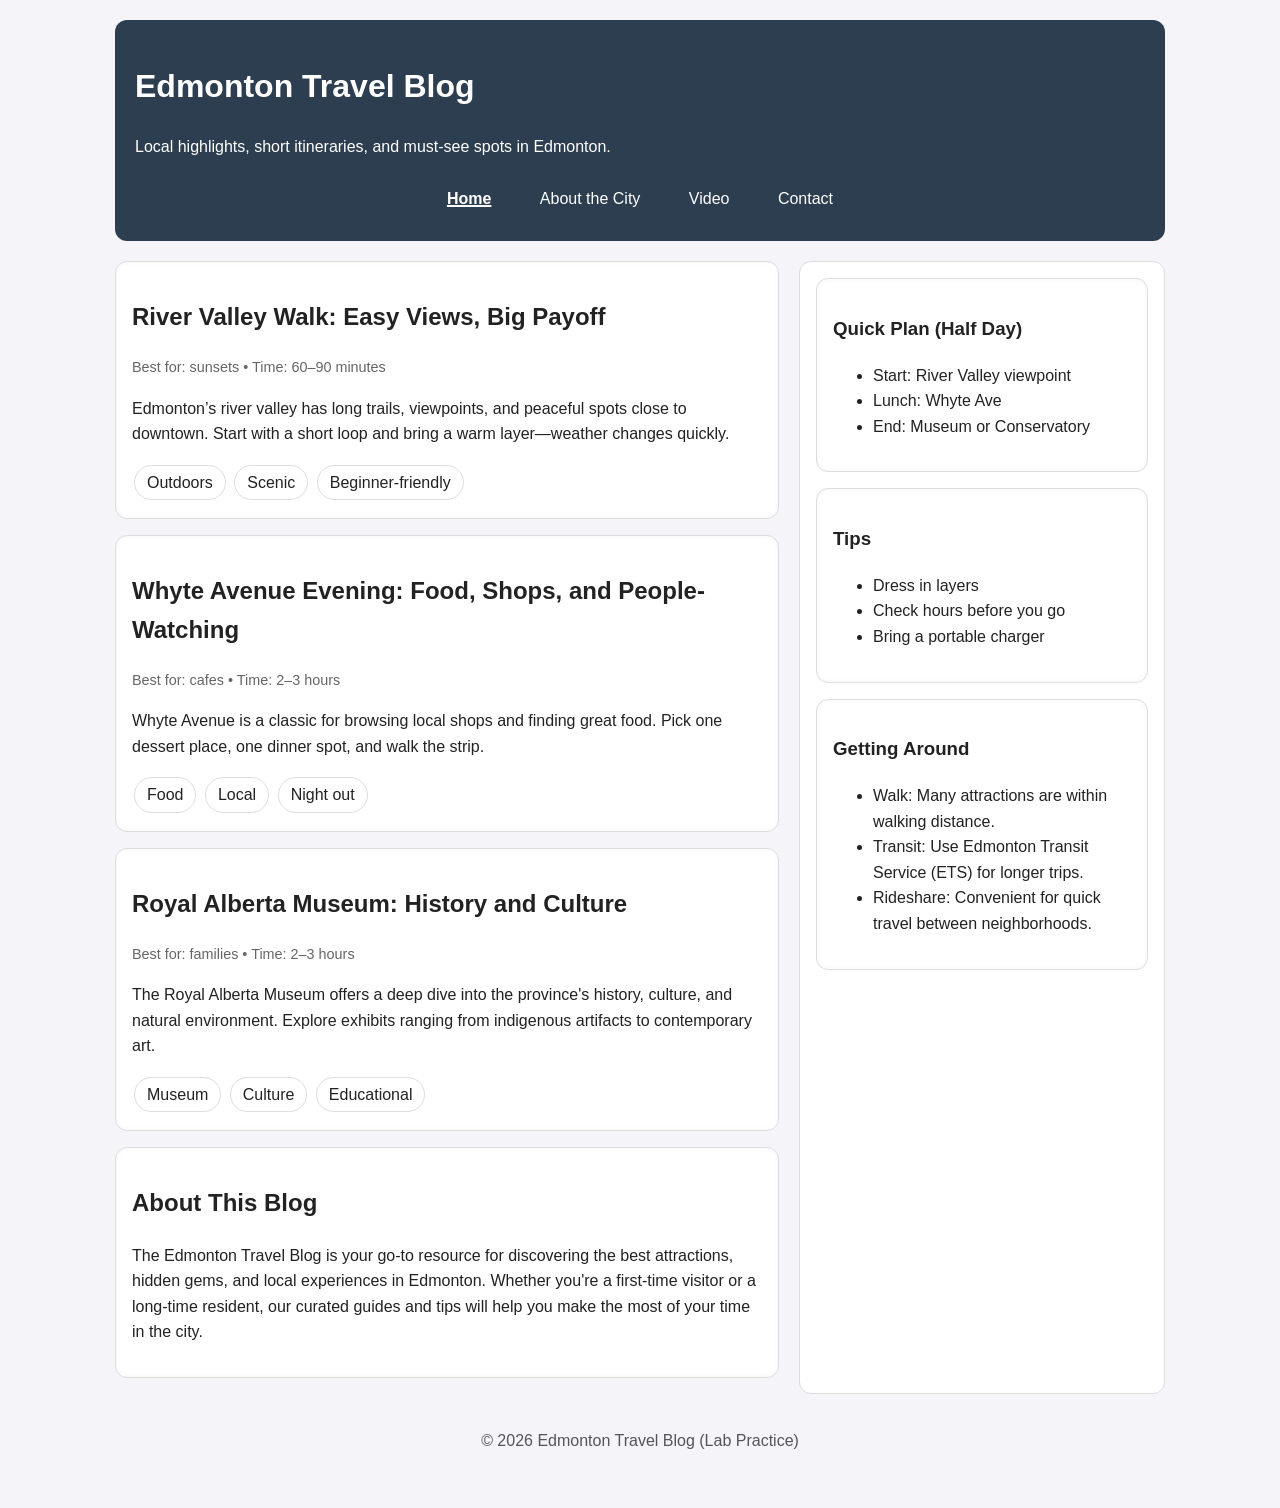
<file: index.html>
<!DOCTYPE html>
<html lang="en">
<head>
    <!-- Character encoding -->
    <meta charset="UTF-8" />
    <!-- Responsive scaling for mobile -->
    <meta name="viewport" content="width=device-width, initial-scale=1" />
    <title>Edmonton Travel Blog | Home</title>
    <!-- All pages share ONE stylesheet -->
    <link rel="stylesheet" href="style.css" />
 </head>
<body>
        <!-- Container centers the site and controls max-width -->
    <div class="container">
        <header class="site-header">
            <h1>Edmonton Travel Blog</h1>
            <p>Local highlights, short itineraries, and must-see spots in Edmonton.</p>
            <!-- Navigation is a list; CSS will turn it into a nav bar -->
            <nav class="site-nav">
                <ul>
                    <li><a class="active" href="index.html">Home</a></li>
                    <li><a href="city.html">About the City</a></li>
                    <li><a href="video.html">Video</a></li>
                    <li><a href="contact.html">Contact</a></li>
                </ul>
            </nav>
        </header>
        <!-- Two-column layout: main content + sidebar -->
        <main class="layout">

            <section class="main">
                <article class="card">
                    <h2>River Valley Walk: Easy Views, Big Payoff</h2>
                    <div class="meta">Best for: sunsets • Time: 60–90 minutes</div>
                    <p>
                        Edmonton’s river valley has long trails, viewpoints, and peaceful spots
                        close to downtown. Start with a short loop and bring a warm layer—weather
                        changes quickly.
                    </p>
                    <div class="tags">
                        <span class="tag">Outdoors</span>
                        <span class="tag">Scenic</span>
                        <span class="tag">Beginner-friendly</span>
                    </div>
                </article>
                <article class="card">
                    <h2>Whyte Avenue Evening: Food, Shops, and People-Watching</h2>
                    <div class="meta">Best for: cafes • Time: 2–3 hours</div>
                    <p>
                        Whyte Avenue is a classic for browsing local shops and finding great food.
                        Pick one dessert place, one dinner spot, and walk the strip.
                    </p>
                    <div class="tags">
                        <span class="tag">Food</span>
                        <span class="tag">Local</span>
                        <span class="tag">Night out</span>
                    </div>
                </article>
                <!-- TODO (HTML #1):
                Add ONE more blog post as <article class="card"> with:
                - a place in Edmonton (example: Muttart Conservatory, Fort Edmonton Park,
                Royal Alberta Museum)
                - a <div class="meta"> line
                - at least TWO <span class="tag"> tags DONE
                -->
                <!-- TODO (HTML #2):
                Add another card at the bottom:
                - heading and 2–3 sentences describing what the blog is about DONE
                -->
                <article class="card">
                    <h2>Royal Alberta Museum: History and Culture</h2>
                    <div class="meta">Best for: families • Time: 2–3 hours</div>
                    <p>
                        The Royal Alberta Museum offers a deep dive into the province's history,
                        culture, and natural environment. Explore exhibits ranging from indigenous
                        artifacts to contemporary art.
                    </p>
                    <div class="tags">
                        <span class="tag">Museum</span>
                        <span class="tag">Culture</span>
                        <span class="tag">Educational</span>
                    </div>
                </article>
                <article class="card">
                    <h2>About This Blog</h2>
                    <p>
                        The Edmonton Travel Blog is your go-to resource for discovering the best
                        attractions, hidden gems, and local experiences in Edmonton. Whether you're
                        a first-time visitor or a long-time resident, our curated guides and tips
                        will help you make the most of your time in the city.
                    </p>
            </section>

            <aside class="sidebar">
                <div class="card">
                    <h3>Quick Plan (Half Day)</h3>
                    <ul>
                        <li>Start: River Valley viewpoint</li>
                        <li>Lunch: Whyte Ave</li>
                        <li>End: Museum or Conservatory</li>
                    </ul>
                </div>
                <div class="card">
                    <h3>Tips</h3>
                    <ul>
                        <li>Dress in layers</li>
                        <li>Check hours before you go</li>
                        <li>Bring a portable charger</li>
                    </ul>
                </div>
                <!-- TODO (HTML #3):
                Add one more sidebar card:
                - Title: Getting Around
                - List with 2/3 items (walk, transit, rideshare, etc.) DONE
                -->
                <div class="card">
                    <h3>Getting Around</h3>
                    <ul>
                        <li>Walk: Many attractions are within walking distance.</li>
                        <li>Transit: Use Edmonton Transit Service (ETS) for longer trips.</li>
                        <li>Rideshare: Convenient for quick travel between neighborhoods.</li>
                    </ul>
            </aside>

        </main>

        <footer class="site-footer">
            <p>&copy; 2026 Edmonton Travel Blog (Lab Practice)</p>
        </footer>
    </div>
</body>
</html>
</file>
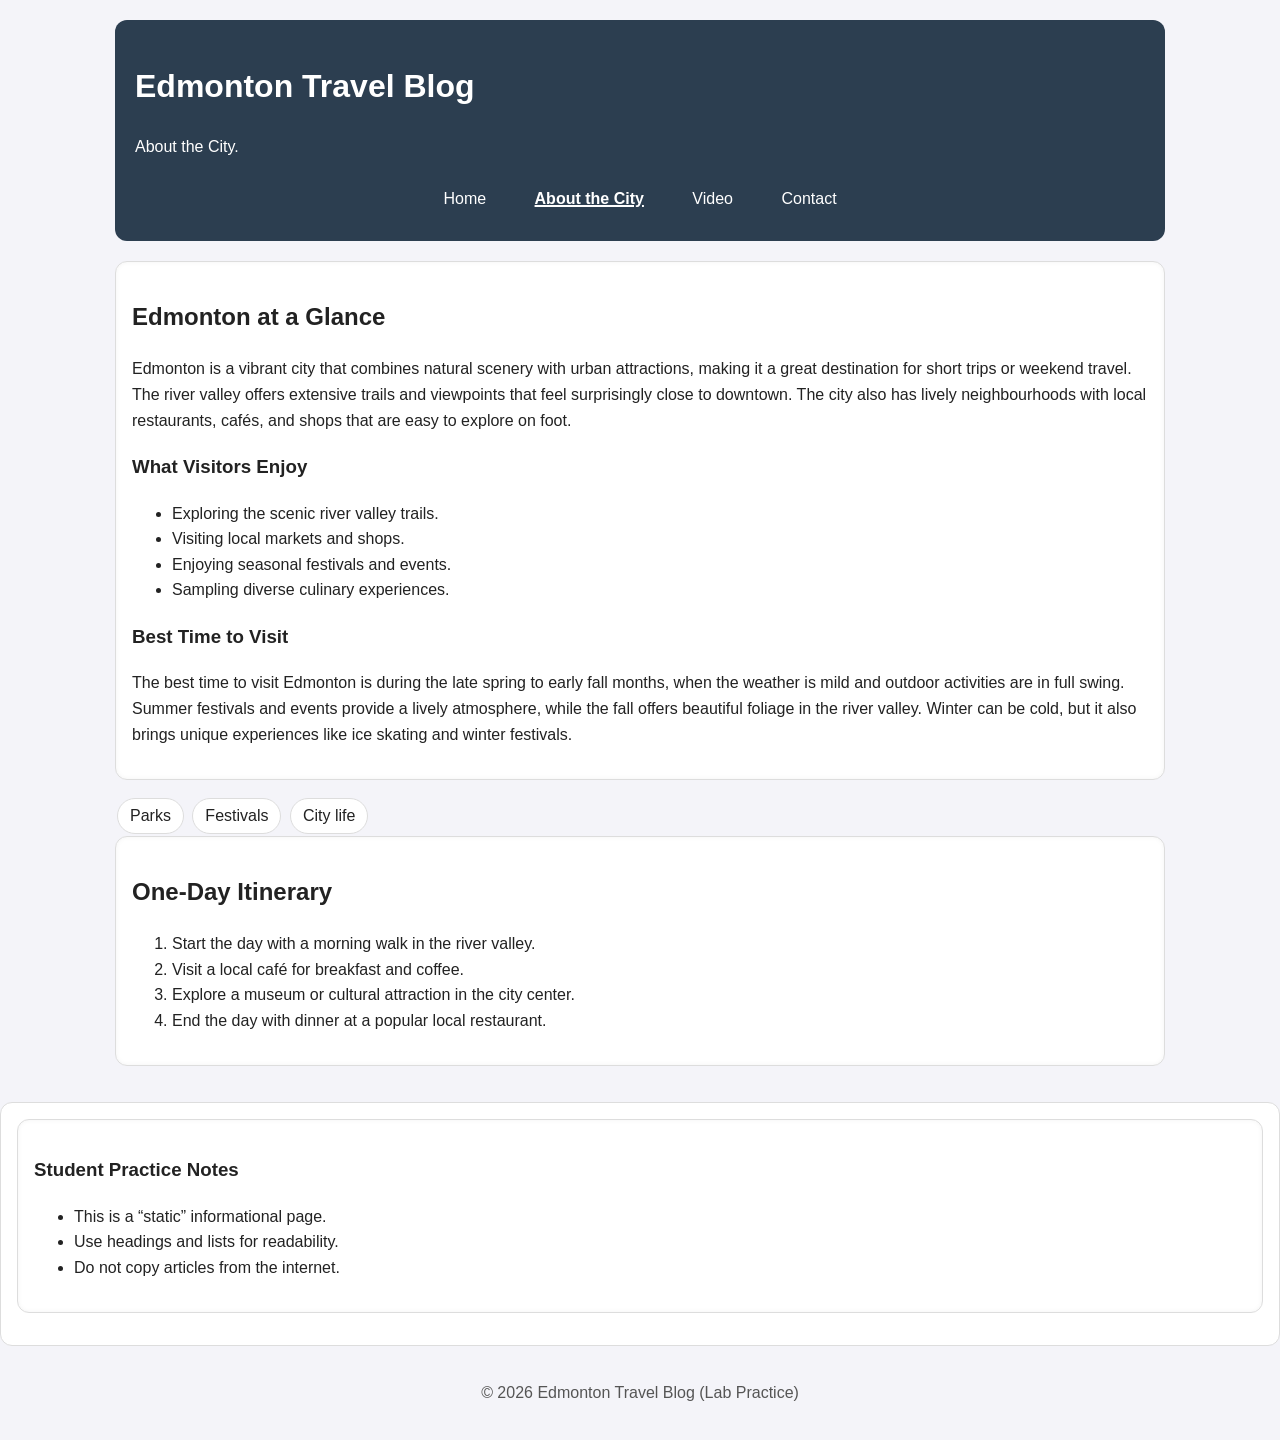
<file: city.html>
<!DOCTYPE html>
<html lang="en">
<head>
 <meta charset="UTF-8" />
 <meta name="viewport" content="width=device-width, initial-scale=1" />
 <title>Edmonton Travel Blog | About the City</title>
 <link rel="stylesheet" href="style.css" />
</head>
<body>
	<div class="container">
		<!-- TODO (HTML #4):
		HEADER SECTION (copy the same structure from index.html)
		1) Create a <header> with class="site-header"
		2) Add an <h1> for the site title: Edmonton Travel Blog
		3) Add a <p> that describes the current page (example: About the City)
		4) Add the navigation menu using <nav class="site-nav"> with a <ul> list
		- Each menu item is a <li> containing an <a> link
		- Use the SAME menu on every page for consistency
		- Only change which link has class="active" (the current page)
		-->
        <header class="site-header">
            <h1>Edmonton Travel Blog</h1>
            <p>About the City.</p>
            <!-- Navigation is a list; CSS will turn it into a nav bar -->
            <nav class="site-nav">
                <ul>
                    <li><a href="index.html">Home</a></li>
                    <li><a class="active" href="city.html">About the City</a></li>
                    <li><a href="video.html">Video</a></li>
                    <li><a href="contact.html">Contact</a></li>
                </ul>
            </nav>
        </header>
		<main class="layout">
			<section class="main">
				<div class="card">
					<h2>Edmonton at a Glance</h2>
					<p>
						Edmonton is a vibrant city that combines natural scenery with urban
						attractions, making it a great destination for short trips or weekend
						travel. The river valley offers extensive trails and viewpoints that
						feel surprisingly close to downtown. The city also has lively
						neighbourhoods with local restaurants, cafés, and shops that are easy
						to explore on foot.
					</p>
					<h3>What Visitors Enjoy</h3>
					<!-- TODO (HTML #5):
					Add a <ul> list with 4 items.
					-->
					<!-- TODO (HTML #6):
					Create a header stating “Best Time to Visit” and Write 2–4 sentences.
					-->
                        <ul>
                            <li>Exploring the scenic river valley trails.</li>
                            <li>Visiting local markets and shops.</li>
                            <li>Enjoying seasonal festivals and events.</li>
                            <li>Sampling diverse culinary experiences.</li>
                        </ul>
                        <h3>Best Time to Visit</h3>
                        <p>
                            The best time to visit Edmonton is during the late spring to early fall months, when the weather is mild and outdoor activities are in full swing. Summer festivals and events provide a lively atmosphere, while the fall offers beautiful foliage in the river valley. Winter can be cold, but it also brings unique experiences like ice skating and winter festivals.
						</p>
					</div>

					<div class="tags">
						<span class="tag">Parks</span>
						<span class="tag">Festivals</span>
						<span class="tag">City life</span>
					</div>

                    <div class="card">
                    <h2>One-Day Itinerary</h2>
                    <ol>
                        <li>Start the day with a morning walk in the river valley.</li>
                        <li>Visit a local café for breakfast and coffee.</li>
                        <li>Explore a museum or cultural attraction in the city center.</li>
                        <li>End the day with dinner at a popular local restaurant.</li>
                    </ol>
                </div>

				</div>
				<!-- TODO (HTML #7):
				Add a second card titled “One-Day Itinerary” containing an <ol> list with
				4 steps. DONE
				-->
                
			</section>

			<aside class="sidebar">
				<div class="card">
					<h3>Student Practice Notes</h3>
					<ul>
						<li>This is a “static” informational page.</li>
						<li>Use headings and lists for readability.</li>
						<li>Do not copy articles from the internet.</li>
					</ul>
				</div>
			</aside>

		</main>
		<footer class="site-footer">
			<p>&copy; 2026 Edmonton Travel Blog (Lab Practice)</p>
		</footer>
	</div>
</body>
</html>
</file>
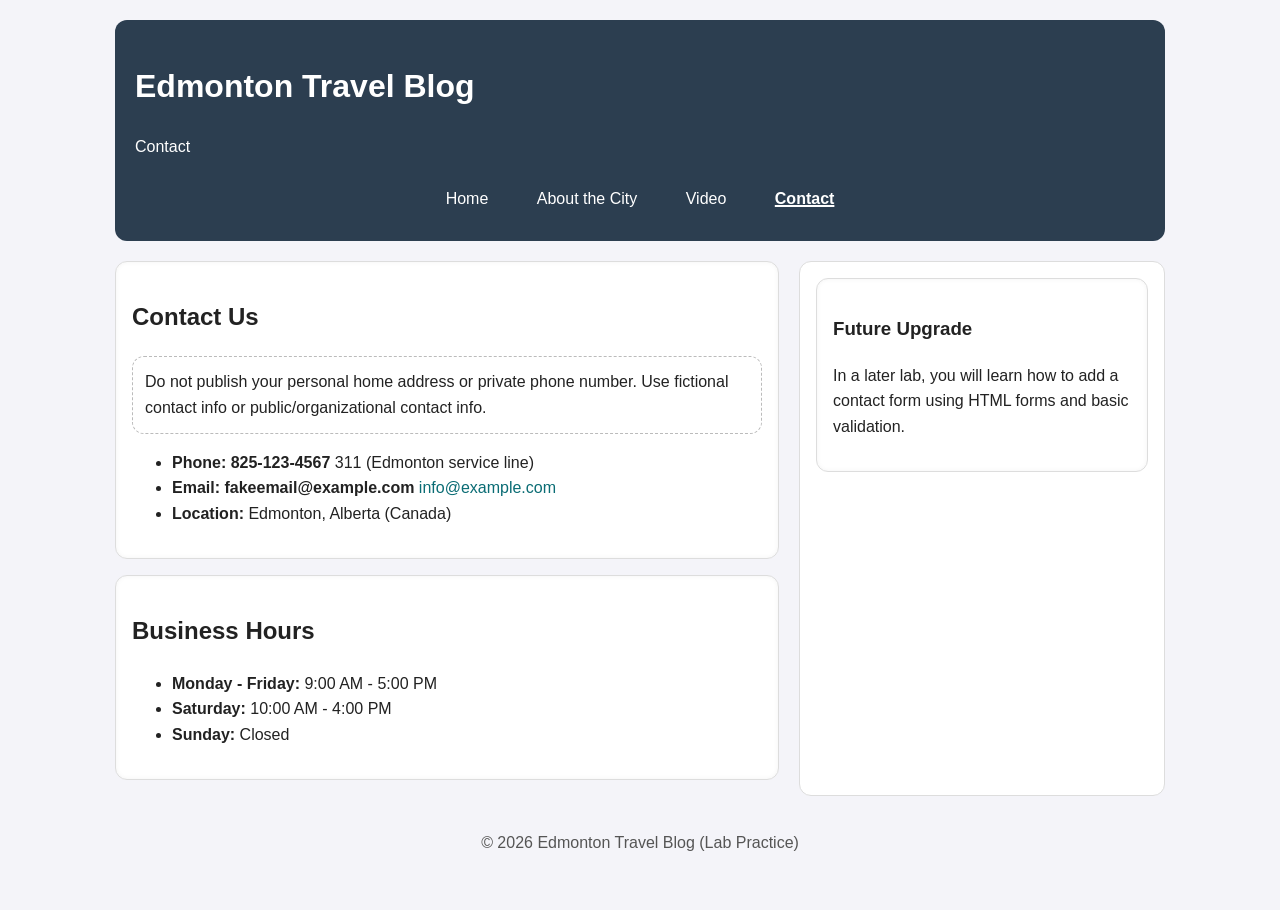
<file: contact.html>
<!DOCTYPE html>
<html lang="en">
<head>
 <meta charset="UTF-8" />
 <meta name="viewport" content="width=device-width, initial-scale=1" />
 <title>Edmonton Travel Blog | Contact</title>
 <link rel="stylesheet" href="style.css" />
</head>
<body>
	<div class="container">
		<header class="site-header">
			<h1>Edmonton Travel Blog</h1>
			<p>Contact</p>
			<nav class="site-nav">
				<ul>
					<li><a href="index.html">Home</a></li>
					<li><a href="city.html">About the City</a></li>
					<li><a href="video.html">Video</a></li>
					<li><a class="active" href="contact.html">Contact</a></li>
				</ul>
			</nav>
		</header>
		<main class="layout">
			<section class="main">
				<div class="card">
					<h2>Contact Us</h2>
					<p class="notice">
						Do not publish your personal home address or private phone number.
						Use fictional contact info or public/organizational contact info.
					</p>
					<ul>
						<li><strong>Phone: 825-123-4567</strong> 311 (Edmonton service line)</li>
						<li>
							<strong>Email: fakeemail@example.com</strong>
							<a href="mailto:info@example.com">info@example.com</a>
						</li>
						<li><strong>Location:</strong> Edmonton, Alberta (Canada)</li>
					</ul>
				</div>
				<!-- TODO (HTML #10):
				Add a second card titled “Business Hours” with a list of days/times. DONE
				-->
                <div class="card">
                    <h2>Business Hours</h2>
                    <ul>
                        <li><strong>Monday - Friday:</strong> 9:00 AM - 5:00 PM</li>
                        <li><strong>Saturday:</strong> 10:00 AM - 4:00 PM</li>
                        <li><strong>Sunday:</strong> Closed</li>
                    </ul>
                </div>
			</section>
			<aside class="sidebar">
				<div class="card">
					<h3>Future Upgrade</h3>
					<p>
						In a later lab, you will learn how to add a contact form using HTML
						forms and basic validation.
					</p>
				</div>
			</aside>
		</main>
		<footer class="site-footer">
			<p>&copy; 2026 Edmonton Travel Blog (Lab Practice)</p>
		</footer>
	</div>
</body>
</html>
</file>
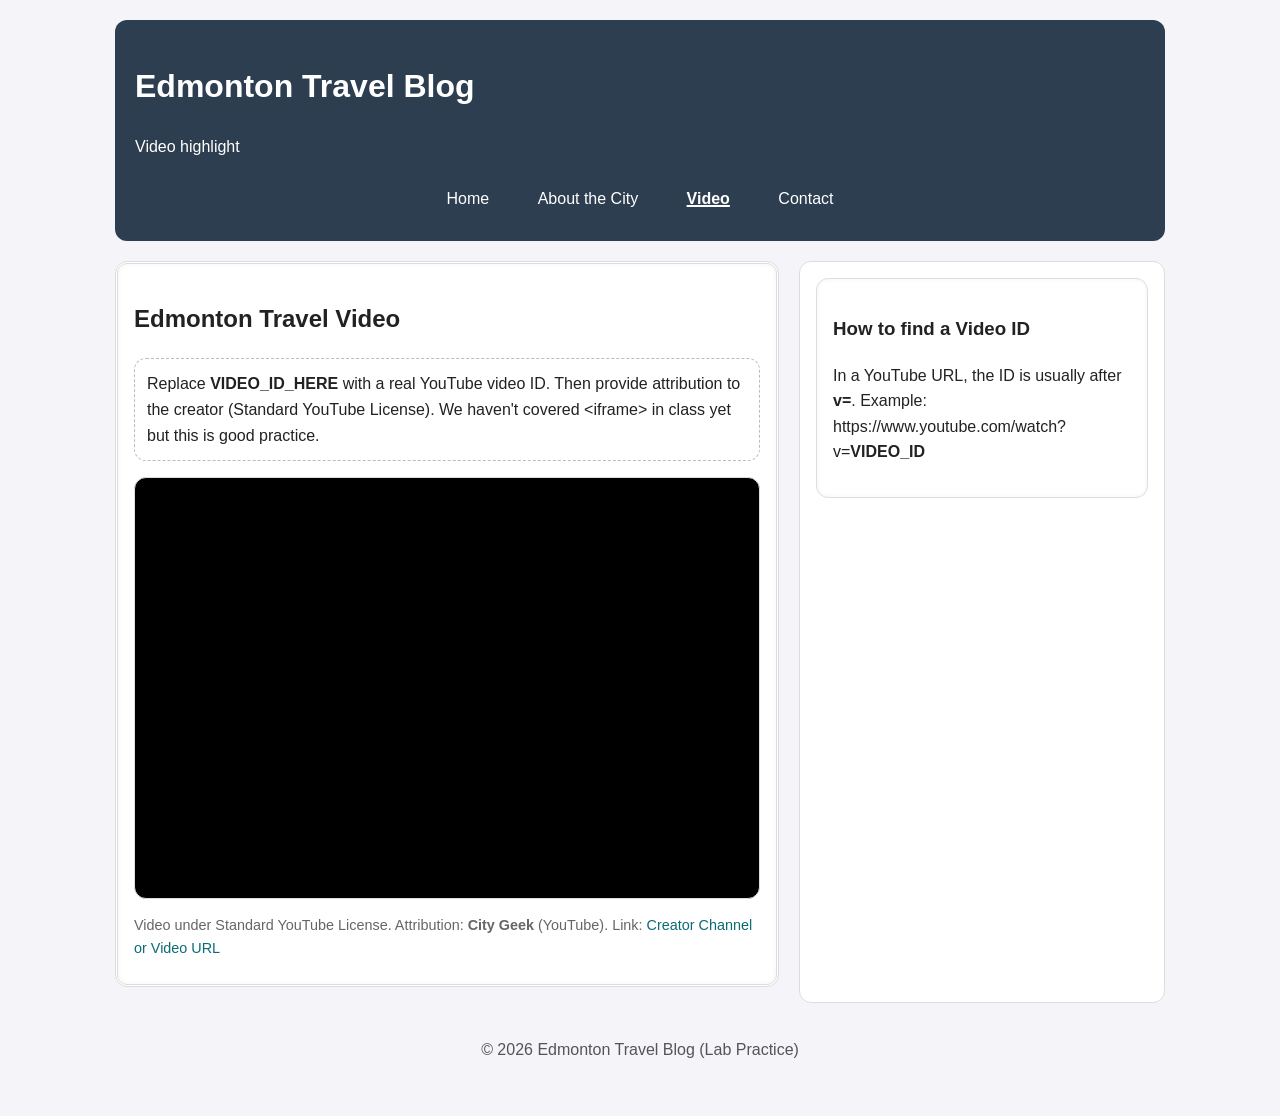
<file: video.html>
<!DOCTYPE html>
<html lang="en">
<head>
 <meta charset="UTF-8" />
 <meta name="viewport" content="width=device-width, initial-scale=1" />
 <title>Edmonton Travel Blog | Video</title>
 <link rel="stylesheet" href="style.css" />
</head>
<body>
	<div class="container">
		<header class="site-header">
			<h1>Edmonton Travel Blog</h1>
			<p>Video highlight</p>
			<nav class="site-nav">
				<ul>
					<li><a href="index.html">Home</a></li>
					<li><a href="city.html">About the City</a></li>
					<li><a class="active" href="video.html">Video</a></li>
					<li><a href="contact.html">Contact</a></li>
				</ul>
			</nav>
		</header>
		<main class="layout">
			<section class="main">
				<div class="card" id="featured-video">
					<h2>Edmonton Travel Video</h2>
					<p class="notice">
						Replace <strong>VIDEO_ID_HERE</strong> with a real YouTube video ID.
						Then provide attribution to the creator (Standard YouTube License).
						We haven't covered &lt;iframe&gt; in class yet but this is good practice.
					</p> 
					<div class="video-wrap">
						<!-- TODO (HTML #8):
						Add a YouTube video using an <iframe> embed. Take the video ID from a
						normal YouTube link then place it into the embed format. For example,
						if the link is https://www.youtube.com/watch?v=EfJo3MHFkFI, the video
						ID is EfJo3MHFkFI, so your iframe src becomes
						https://www.youtube.com/embed/EfJo3MHFkFI. Keep the iframe attributes
						(title, allow, allowfullscreen) so the player works correctly. After
						the iframe, include attribution by writing the creator’s name and
						adding a working link to the video or creator’s channel; if the video
						cannot be embedded (it may say playback is disabled on other websites),
						choose a different YouTube video that allows embedding. DONE
						-->
                        <iframe width="560" height="315" src="https://www.youtube.com/embed/MsrdEa2jdEM" title="YouTube video player" frameborder="0" allow="accelerometer; autoplay; clipboard-write; encrypted-media; gyroscope; picture-in-picture" allowfullscreen></iframe>
					</div>
					<p class="meta">
						Video under Standard YouTube License.
						Attribution: <strong>City Geek</strong> (YouTube).
						Link: <a href="https://www.youtube.com/@CityGeek" target="_blank" rel="noopener">Creator Channel or
						Video URL</a>
					</p>
					<!-- TODO (HTML #9):
					1)Replace Creator Name Here with the creator’s name.
					2)Replace # with the real URL (creator channel OR the video page). DONE
					-->
				</div>
			</section>
			<aside class="sidebar">
				<div class="card">
					<h3>How to find a Video ID</h3>
					<p>
						In a YouTube URL, the ID is usually after <strong>v=</strong>.
						Example: https://www.youtube.com/watch?v=<strong>VIDEO_ID</strong>
					</p>
				</div>
			</aside>
		</main>
		<footer class="site-footer">
			<p>&copy; 2026 Edmonton Travel Blog (Lab Practice)</p>
		</footer>
	</div>
</body>
</html>
</file>
<file: style.css>
a { 
    color: red; 
}

/* ---------------------------
 style.css (Student Tasks Version)
 Selectors + Box Model + Variables
 ---------------------------
 HOW TO USE THIS FILE:
 - Keep the selectors as they are (e.g., .site-nav a).
 Only add properties inside { }.
 - Use CSS variables with var(--name) whenever possible.
 - Use the Box Model (padding, margin, border, border-radius) to
 create spacing and “button/card” looks.
 - After each edit: Save → Refresh the browser.
 DEBUG TIP (CSS Cascade):
 If a style does not apply, check:
 1) selector matches the HTML element
 2) you saved the file
 3) no typos (property names, missing semicolons)
 4) whether another rule overrides it (order/specificity)
*/
/* ---------------------------
 CSS Variables:
 You may keep these values or adjust them to create a different theme.
 Typical values:
 - colors in hex (#RRGGBB)
 - common neutrals: light background, dark text
 - one accent color used for highlights/hover
 --------------------------- */
:root {
    --bg: #f4f4f9;
    /* background color (light) */
    --text: #222;
    /* main text color (dark) */
    --primary: #2c3e50;
    /* header/nav background color */
    --accent: #0A6C74;
    /* highlight/hover color */
    --white: #ffffff;
    /* white */
    --border: #ddd;
    /* light border color */
}

/* Base styles (inheritance applies to many text properties)
 You can adjust:
 - font-family (Arial, Helvetica, sans-serif)
 - line-height (e.g., 1.4 to 1.8)
 - background and color using variables */
body {
    margin: 0;
    font-family: Arial, sans-serif;
    background: var(--bg);
    color: var(--text);
    line-height: 1.6;
}
/* Centers page content and prevents text from stretching too wide
 You can adjust:
 - max-width (e.g., 900px to 1200px)
 - padding (e.g., 16px to 32px) */
.container {
    max-width: 1050px;
    margin: 0 auto;
    padding: 20px;
}
/* Header “banner”
 You can adjust:
 - padding (e.g., 16px–28px)
 - border-radius (e.g., 8px–16px)
 - background using var(--primary) */
.site-header {
    background: var(--primary);
    color: var(--white);
    padding: 20px;
    border-radius: 12px;
}
/* ---------------------------
 Descendant selectors:
 The UL is styled only inside .site-nav so other lists are unaffected.
 Typical values:
 - list-style: none; removes bullets
 - text-align: center; centers the menu
 --------------------------- */
.site-nav ul {
    list-style: none;
    margin: 0;
    padding: 0;
    text-align: center;
}
/* Each LI controls positioning of each menu item.
 Typical values:
 - display: inline-block; puts items side-by-side
 - margin: small horizontal spacing like 4px–12px */
.site-nav li {
    display: inline-block;
    margin: 0 6px;
}
/* TODO (CSS #1): Nav links as buttons
 Target: .site-nav a (the clickable element)
 Typical values:
 - display: inline-block so padding/background behave like a “button”.
 You should define more properties to make links look like buttons:
 - text color: usually var(--white)
 - remove underline: text-decoration (often 'none')
 - padding: increases clickable area (common: vertical 8–12px, horizontal 12–22px)
 - border-radius: rounding (common: 4px–12px; or 999px for pill style)

 Optional additions:
 - background for non-hover state (transparent or subtle)
 - font-weight (normal/bold)
 - transition: smooth hover effect (often background-color 0.2s–0.3s) DONE
*/
.site-nav a {
    display: inline-block;
    /* add more properties here */
    color: var(--white);
    text-decoration: none;
    padding: 10px 16px;
    border-radius: 4px;
}
/* TODO (CSS #2): Hover effect
 Target: .site-nav a:hover
 You should define what changes when the mouse hovers:
 - background color: commonly var(--accent)
 - optionally adjust text color (if contrast becomes poor)
 - optionally change underline/border effect instead of background (design choice) DONE
*/
.site-nav a:hover {
    /* add properties here */
    background-color: var(--accent);
    text-decoration: underline;
}
/* TODO (CSS #3): Active link highlight
 Target: .site-nav a.active
 This should make the current page link look “selected.”
 Common approaches (choose one):
 - subtle background (semi-transparent white)
 - underline or border-bottom
 - slightly different text color
 - stronger font-weight
 Keep it visually consistent with your hover style. DONE
*/
.site-nav a.active {
    /* add properties here */
    text-decoration: underline;
    text-decoration-thickness: 2px;
    text-decoration-color: white;
    font-weight: bold;
}
/* Two-column layout (Flexbox)
 You may keep this as-is. CSS Layouts will be taught be in a future lecture
 Typical values:
 - gap: 12px–28px */
.layout {
    margin-top: 20px;
    display: flex;
    gap: 20px;
}
.main {
    /* main content area is wider than sidebar */
    /* comes first in the HTML so it appears on the left in LTR languages */
    flex: 2;
}
.sidebar {
    /* sidebar is narrower than main content */
    /* comes second in the HTML so it appears on the right in LTR languages */
    flex: 1;
}
/* TODO (CSS #4): Sidebar card look
 Target: .sidebar
 Goal: Make the sidebar area look like a clean panel.
 Typical properties:
 - background: var(--white)
 - padding: 12px–20px
 - border: 1px solid var(--border)
 - border-radius: 8px–16px
 Optional:
 - slightly different background (very light tint) DONE
*/
.sidebar {
    background: var(--white);
    padding: 16px;
    border: 1px solid var(--border);
    border-radius: 12px;
    /* add properties here */
}
/* TODO (CSS #5): Card styling (Box Model)
 Target: .card
 Goal: Make every card look like a readable block.
 Typical properties:
 - background: var(--white)
 - padding: 14px–20px
 - margin-bottom: 12px–18px
 - border: 1px solid var(--border)
 - border-radius: 8px–16px
 Optional:
 - box-shadow for depth (subtle; do not overdo) DONE
*/
.card {
    background: var(--white);
    padding: 16px;
    margin-bottom: 16px;
    border: 1px solid var(--border);
    border-radius: 12px;
    box-shadow: inset 0 0 5px rgba(0, 0, 0, 0.05);
    /* add properties here */
}

.card a {
    color: var(--accent);
    text-decoration: none;
}
/* 
by specifying that all links within cards 
are exempt to the initial hyperlink color 
change to red, we can avoid the bug. 
*/

/* TODO (CSS #6): Meta line
 Target: .meta
 Goal: Smaller, less prominent text than body content.
 Typical properties:
 - font-size: around 0.85rem–0.95rem
 - color: a muted grey (e.g., #666 or #777)
 - margin-bottom: 6px–12px DONE
*/

.meta {
    /* add properties here */
    font-size: 0.9rem;
    color: #666;
    margin-bottom: 8px;
}
/* TODO (CSS #7): Tag “pill” styling
 Target: .tag

 Typical values:
 - display: inline-block so padding/background behave properly.

 Goal: Define more properties to make tags look like pill labels
 - padding: small (vertical 4–7px, horizontal 10–16px)
 - margin: small spacing between tags
 - border: 1px solid (often #ccc or var(--border))
 - border-radius: very large (e.g., 999px) for pill shape
 Optional:
 - background: white or very light tint
 - text color: var(--primary) or var(--text) DONE
*/
.tag {
    display: inline-block;
    padding: 4px 12px;
    margin: 2px;
    border: 1px solid var(--border);
    border-radius: 999px;
    background: var(--white);
    /* add more properties here */
}
/* TODO (CSS #8): Video container
 Target: .video-wrap
 Goal: The iframe should appear inside a neat frame with rounded corners.
 Typical properties:
 - border: 1px solid var(--border)
 - border-radius: 8px–16px
 - overflow: hidden (important for rounded corners)
 - background: #000 (prevents white gaps around the video) DONE
*/
.video-wrap {
    border: 1px solid var(--border);
    border-radius: 12px;
    overflow: hidden;
    background: #000;
    /* add properties here */
}
.video-wrap iframe {
    width: 100%;
    height: 420px;
    border: 0;
    display: block;
}
/* TODO (CSS #9): ID selector example
 Target: #featured-video
 - styles ONLY the element with id="featured-video"

 Goal: Use this to emphasize the featured section
 - this is more specific than .card DONE
*/
#featured-video {
    /* Examples of what you CAN define here:
    - a different border style (solid/dashed)
    - a thicker border width
    - extra padding or margin
    - a subtle background tint
    - a stronger border-left accent
    */
    border-style: double;
    border-width: 3px;
}
/* TODO (CSS #10): Notice styling
 Target: .notice
 Goal: Make instruction boxes stand out.
 Typical properties:
 - border: dashed (e.g., 1px dashed #bbb)
 - padding: 10px–14px
 - border-radius: 8px–16px
 Optional:
 - background: white or a very light tint
 - slightly muted text color DONE
*/
.notice {
    border: 1px dashed #bbb;
    padding: 12px;
    border-radius: 12px;
    background: var(--white);
    /* add properties here */
}
/* Footer
 You can adjust padding and color but keep it readable. */
.site-footer {
    text-align: center;
    padding: 18px 10px;
    color: #555;
}

#edmontonemail {
    color: blue;
    text-decoration: none;
}
</file>
